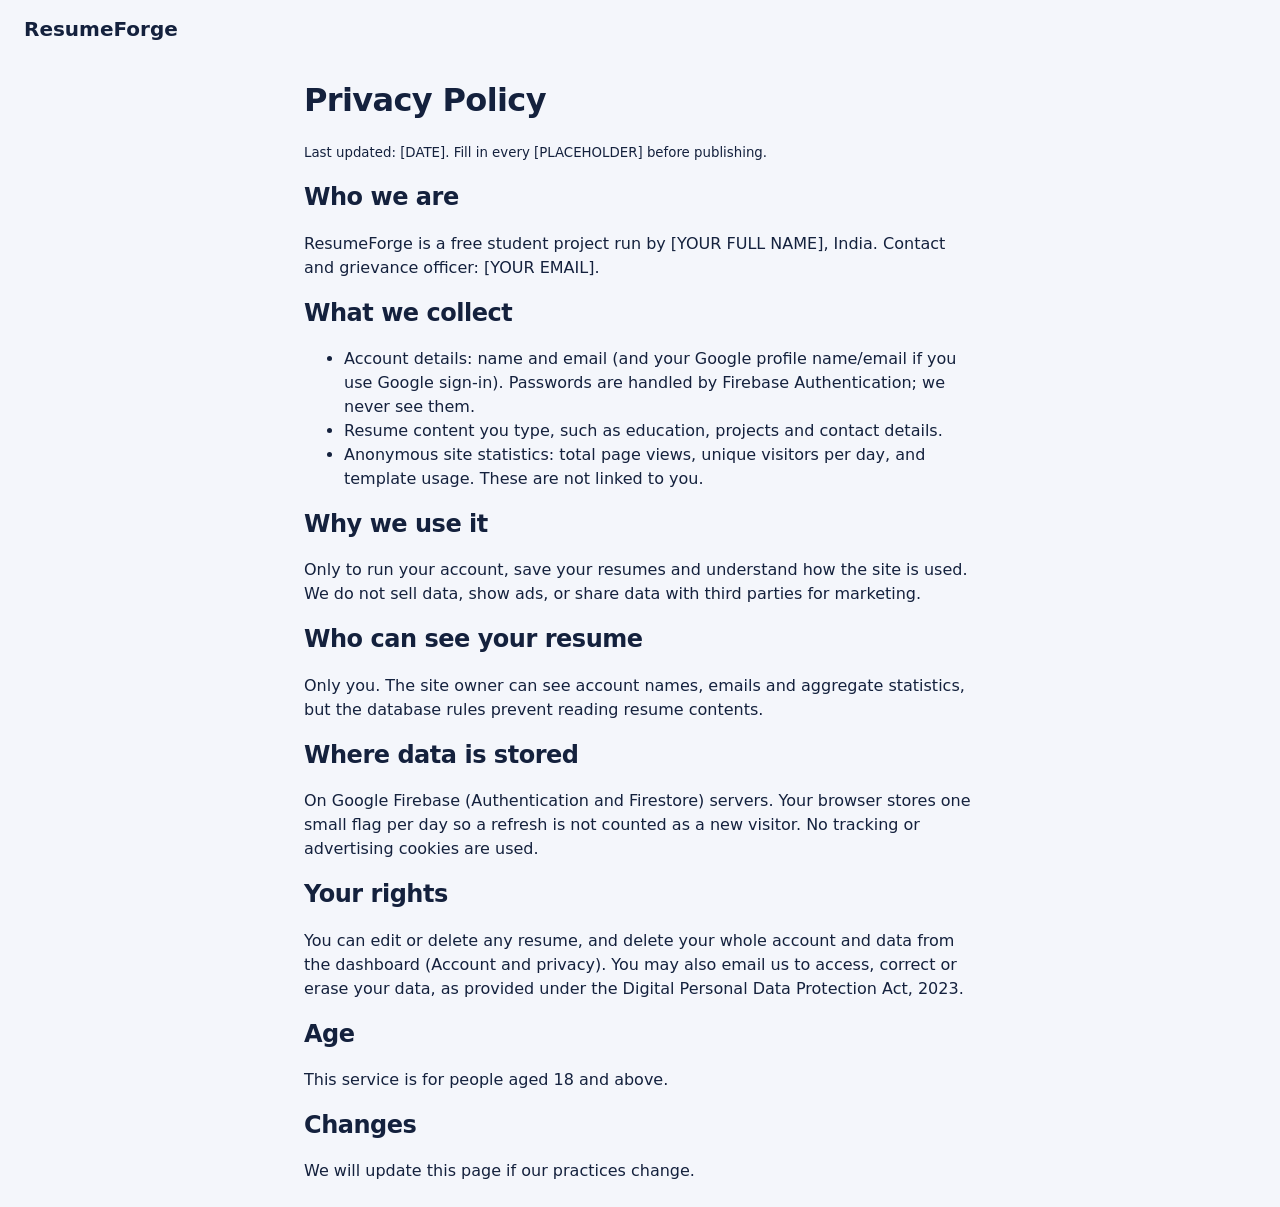
<file: privacy.html>
<!DOCTYPE html><html lang="en"><head><meta charset="utf-8"><meta name="viewport" content="width=device-width,initial-scale=1"><title>Privacy Policy – ResumeForge</title><link rel="stylesheet" href="style.css"></head><body>
<header class="top"><a class="logo" href="./">ResumeForge</a></header><main class="wrap" style="max-width:720px">
<h1>Privacy Policy</h1><p><small>Last updated: [DATE]. Fill in every [PLACEHOLDER] before publishing.</small></p>

<h2>Who we are</h2><p>ResumeForge is a free student project run by [YOUR FULL NAME], India. Contact and grievance officer: [YOUR EMAIL].</p>
<h2>What we collect</h2><ul><li>Account details: name and email (and your Google profile name/email if you use Google sign-in). Passwords are handled by Firebase Authentication; we never see them.</li><li>Resume content you type, such as education, projects and contact details.</li><li>Anonymous site statistics: total page views, unique visitors per day, and template usage. These are not linked to you.</li></ul>
<h2>Why we use it</h2><p>Only to run your account, save your resumes and understand how the site is used. We do not sell data, show ads, or share data with third parties for marketing.</p>
<h2>Who can see your resume</h2><p>Only you. The site owner can see account names, emails and aggregate statistics, but the database rules prevent reading resume contents.</p>
<h2>Where data is stored</h2><p>On Google Firebase (Authentication and Firestore) servers. Your browser stores one small flag per day so a refresh is not counted as a new visitor. No tracking or advertising cookies are used.</p>
<h2>Your rights</h2><p>You can edit or delete any resume, and delete your whole account and data from the dashboard (Account and privacy). You may also email us to access, correct or erase your data, as provided under the Digital Personal Data Protection Act, 2023.</p>
<h2>Age</h2><p>This service is for people aged 18 and above.</p>
<h2>Changes</h2><p>We will update this page if our practices change.</p></main></body></html>
</file>
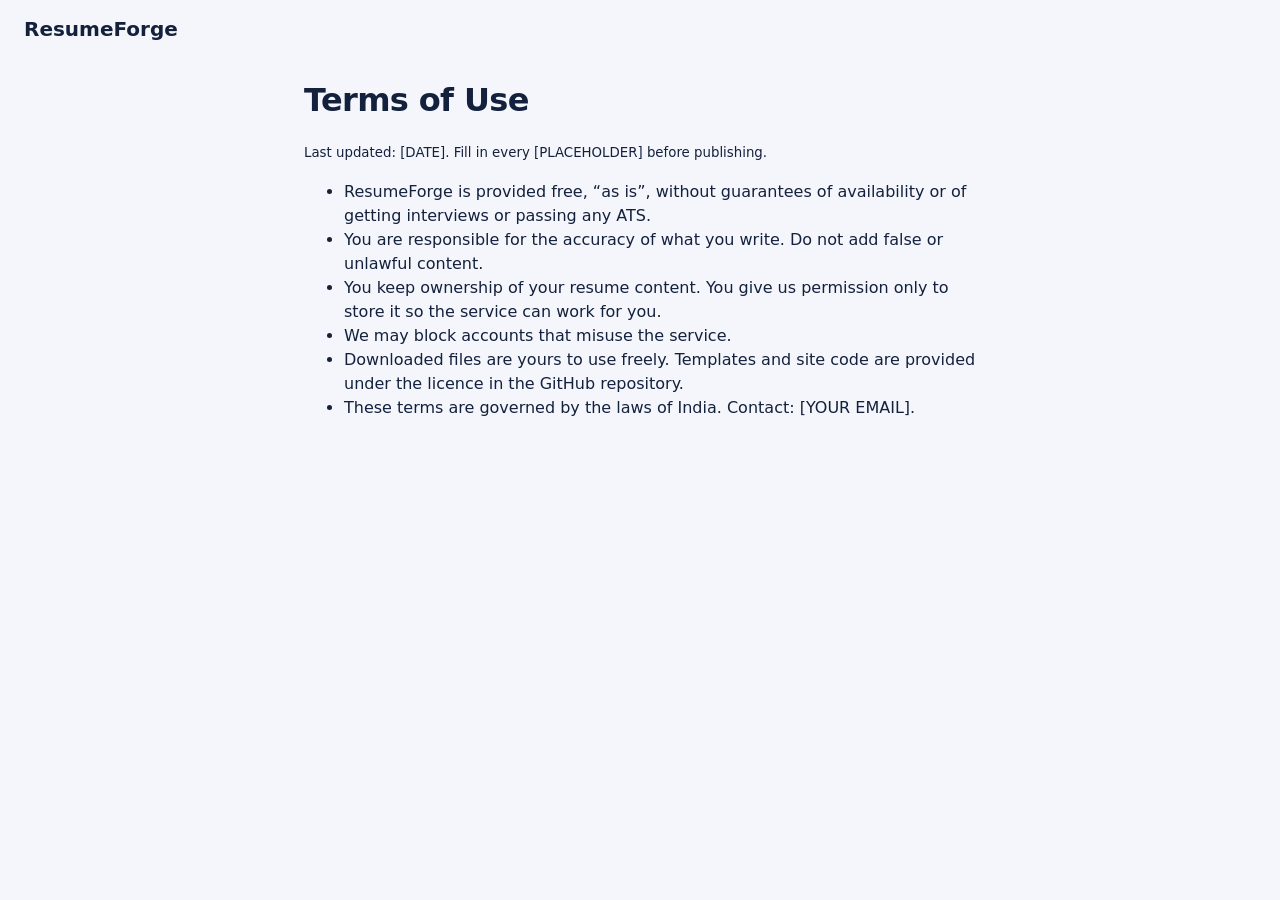
<file: terms.html>
<!DOCTYPE html><html lang="en"><head><meta charset="utf-8"><meta name="viewport" content="width=device-width,initial-scale=1"><title>Terms of Use – ResumeForge</title><link rel="stylesheet" href="style.css"></head><body>
<header class="top"><a class="logo" href="./">ResumeForge</a></header><main class="wrap" style="max-width:720px">
<h1>Terms of Use</h1><p><small>Last updated: [DATE]. Fill in every [PLACEHOLDER] before publishing.</small></p>

<ul><li>ResumeForge is provided free, “as is”, without guarantees of availability or of getting interviews or passing any ATS.</li>
<li>You are responsible for the accuracy of what you write. Do not add false or unlawful content.</li>
<li>You keep ownership of your resume content. You give us permission only to store it so the service can work for you.</li>
<li>We may block accounts that misuse the service.</li>
<li>Downloaded files are yours to use freely. Templates and site code are provided under the licence in the GitHub repository.</li>
<li>These terms are governed by the laws of India. Contact: [YOUR EMAIL].</li></ul></main></body></html>
</file>
<file: style.css>
:root{--bg:#f4f6fb;--ink:#14213d;--mut:#5b6785;--acc:#2b59ff;--ok:#0f9d73;--card:#fff;--ln:#dfe4f0}
*{box-sizing:border-box}body{margin:0;font:16px/1.5 system-ui,Segoe UI,Roboto,sans-serif;background:var(--bg);color:var(--ink)}
a{color:var(--acc)}h1,h2{line-height:1.15;letter-spacing:-.02em}
.top,footer{display:flex;gap:16px;align-items:center;justify-content:space-between;padding:14px 24px;flex-wrap:wrap}
footer{justify-content:center;color:var(--mut);font-size:14px;margin-top:40px}
.logo{font-weight:800;font-size:20px;text-decoration:none;color:var(--ink)}
nav{display:flex;gap:10px}
button{font:inherit;font-weight:600;border:0;border-radius:8px;padding:9px 16px;background:var(--acc);color:#fff;cursor:pointer}
button.alt{background:#fff;color:var(--ink);border:1px solid var(--ln)}button.red{background:#d64545}
button:focus-visible,input:focus-visible,textarea:focus-visible{outline:3px solid #9db4ff;outline-offset:2px}
input,textarea{font:inherit;width:100%;padding:9px 11px;border:1px solid var(--ln);border-radius:8px;background:#fff;margin:4px 0 10px}
textarea{min-height:76px;resize:vertical}
.hero{max-width:760px;margin:56px auto 24px;padding:0 24px;text-align:center}.hero h1{font-size:clamp(32px,6vw,52px);margin:0 0 12px}
.hero p{color:var(--mut);font-size:18px}
.card{max-width:400px;margin:0 auto;background:var(--card);padding:24px;border-radius:12px;border:1px solid var(--ln)}
.card h2{margin-top:0}.card .chk{display:flex;gap:8px;font-size:13px;color:var(--mut)}.card .chk input{width:auto;margin:3px 0}
.card button{width:100%;margin-top:6px}.msg{color:#d64545;min-height:20px;font-size:14px}
.wrap{max-width:900px;margin:24px auto;padding:0 24px}.row{display:flex;gap:10px;align-items:center;flex-wrap:wrap;margin:12px 0}
.cards{display:grid;gap:12px;grid-template-columns:repeat(auto-fill,minmax(250px,1fr))}
.item{background:#fff;border:1px solid var(--ln);border-radius:10px;padding:16px}.item small{color:var(--mut)}
.danger{margin-top:40px;color:var(--mut)}
table{width:100%;border-collapse:collapse;background:#fff}td,th{padding:8px 10px;border-bottom:1px solid var(--ln);text-align:left;font-size:14px}
.stats{display:grid;gap:12px;grid-template-columns:repeat(auto-fit,minmax(140px,1fr))}.stat{background:#fff;border:1px solid var(--ln);padding:14px;border-radius:10px}.stat b{display:block;font-size:28px}
.grid{display:grid;grid-template-columns:minmax(300px,420px) 1fr;gap:20px;padding:20px;align-items:start}
@media(max-width:900px){.grid{grid-template-columns:1fr}}
.panel label{font-weight:600;font-size:14px}.tip{display:block;font-size:12.5px;color:var(--ok);margin:-6px 0 10px}
.tpls{display:flex;gap:6px;flex-wrap:wrap;margin:10px 0}.tp{background:#fff;color:var(--ink);border:1px solid var(--ln);padding:6px 10px;font-size:13px}.tp.on{border-color:var(--acc);background:#eaf0ff}
.paper{background:#fff;padding:36px 40px;min-height:600px;border:1px solid var(--ln);box-shadow:0 2px 12px #14213d14;font-size:13px;line-height:1.45}
.paper h1{margin:0;font-size:26px}.paper h3{margin:14px 0 4px;font-size:13px;border-bottom:1px solid #999;padding-bottom:2px}
.paper p{margin:3px 0}.paper ul{margin:3px 0;padding-left:18px}.paper .ct{color:#444}
.paper.classic{font-family:Georgia,serif}.paper.classic h1,.paper.classic h3{text-align:center}
.paper.compact{font-size:12px;line-height:1.3;padding:26px 30px}.paper.compact h1{font-size:22px}
.paper.modern h1{color:var(--acc)}.paper.modern h3{border-bottom:2px solid var(--acc);color:var(--acc)}
.paper.bold{border-top:14px solid var(--ink)}.paper.bold h1{font-size:32px;text-transform:uppercase}.paper.bold h3{background:var(--ink);color:#fff;padding:3px 8px;border:0}
@media print{header,footer,.panel,.hero{display:none!important}.grid{display:block;padding:0}.paper{border:0;box-shadow:none;min-height:0}body{background:#fff}}

/* ===== landing page ===== */
.land{position:relative;overflow:hidden;padding-bottom:20px}
.blob{position:absolute;border-radius:50%;filter:blur(70px);opacity:.45;z-index:0;animation:fl 14s ease-in-out infinite}
.b1{width:420px;height:420px;background:#7c9bff;top:-80px;left:-100px}.b2{width:360px;height:360px;background:#ff8f7a;top:120px;right:-80px;animation-delay:-5s}.b3{width:300px;height:300px;background:#5fe3c0;top:700px;left:30%;animation-delay:-9s}
@keyframes fl{50%{transform:translate(40px,-30px) scale(1.12)}}
.land>section,.mq{position:relative;z-index:1}
.hero2{display:grid;grid-template-columns:1.1fr 1fr;gap:40px;align-items:center;max-width:1100px;margin:0 auto;padding:48px 24px 40px}
@media(max-width:860px){.hero2{grid-template-columns:1fr}}
.pill{display:inline-block;background:#fff;border:1px solid var(--ln);border-radius:99px;padding:5px 14px;font-size:14px;font-weight:600;margin-bottom:16px}
.hero2 h1{font-size:clamp(34px,5.5vw,58px);margin:0 0 16px;font-weight:800}
.hero2 p{font-size:18px;color:var(--mut);max-width:520px}
button.big{padding:14px 26px;font-size:17px;box-shadow:0 8px 24px #2b59ff40;transition:transform .2s,box-shadow .2s}
button.big:hover{transform:translateY(-3px);box-shadow:0 12px 28px #2b59ff55}button.alt.big{box-shadow:none}
.stage{position:relative;transform:rotate(2deg);animation:bob 6s ease-in-out infinite}
@keyframes bob{50%{transform:rotate(2deg) translateY(-12px)}}
.demo{min-height:360px;font-size:12px;box-shadow:0 20px 50px #14213d30}
.demo>:last-child::after{content:"|";color:var(--acc);animation:bl 1s steps(1) infinite}@keyframes bl{50%{opacity:0}}
.dlab{text-align:center;margin-top:10px;font-weight:600;font-size:14px;color:var(--mut)}
.chip{position:absolute;z-index:2;background:#fff;border:1px solid var(--ln);border-radius:99px;padding:6px 14px;font-size:13px;font-weight:700;box-shadow:0 6px 18px #14213d22;animation:bob 5s ease-in-out infinite}
.c1{top:-14px;left:-20px;color:var(--ok)}.c2{top:46%;right:-24px;animation-delay:-2s}.c3{bottom:34px;left:-26px;color:var(--acc);animation-delay:-3.5s}
.mq{overflow:hidden;background:var(--ink);color:#fff;padding:14px 0;transform:rotate(-1deg);margin:20px -10px}
.mt{display:flex;gap:36px;width:max-content;animation:mq 28s linear infinite}.mt span{font-weight:700;font-size:18px;white-space:nowrap}
@keyframes mq{to{transform:translateX(-50%)}}
.sec{max-width:1000px;margin:0 auto;padding:56px 24px;text-align:center}.sec>h2{font-size:clamp(26px,4vw,38px);margin:0 0 32px}
.fg{display:grid;gap:16px;grid-template-columns:repeat(auto-fit,minmax(260px,1fr));text-align:left}
.fc{background:#fff;border:1px solid var(--ln);border-radius:16px;padding:22px;transition:transform .25s,box-shadow .25s,border-color .25s}
.fc:hover{transform:translateY(-6px) rotate(-1deg);box-shadow:0 16px 34px #14213d1f;border-color:var(--acc)}
.fc b{font-size:30px}.fc h3{margin:10px 0 4px}.fc p{margin:0;color:var(--mut)}
.steps{display:grid;gap:20px;grid-template-columns:repeat(auto-fit,minmax(220px,1fr))}
.st span{display:grid;place-items:center;width:52px;height:52px;margin:0 auto 12px;border-radius:50%;background:var(--acc);color:#fff;font-weight:800;font-size:22px;box-shadow:0 0 0 8px #2b59ff1f}
.st p{color:var(--mut)}
.rv{opacity:0;transform:translateY(26px);transition:opacity .7s var(--d,0s),transform .7s var(--d,0s)}.rv.in{opacity:1;transform:none}
#join .card{box-shadow:0 20px 50px #14213d1f;text-align:left}
@media(prefers-reduced-motion:reduce){*{animation:none!important;transition:none!important}.rv{opacity:1;transform:none}}

/* ===== dashboard ===== */
.dash{max-width:1100px}
.banner{display:flex;justify-content:space-between;align-items:center;gap:20px;flex-wrap:wrap;padding:30px;border-radius:20px;color:#fff;background:linear-gradient(120deg,#14213d,#2b59ff 70%,#7c5cff);position:relative;overflow:hidden;margin-bottom:20px}
.banner::after{content:"";position:absolute;right:-60px;top:-80px;width:260px;height:260px;border-radius:50%;background:#ffffff1a;animation:fl 12s ease-in-out infinite}
.banner h2{margin:0 0 6px;font-size:clamp(24px,4vw,34px)}.banner p{margin:0;opacity:.85;max-width:520px}.banner .row{position:relative;z-index:1}
.banner button.alt{background:#ffffff26;color:#fff;border-color:#ffffff55}
.dash h3{margin:28px 0 12px}
.rcard{background:#fff;border:1px solid var(--ln);border-radius:16px;overflow:hidden;transition:transform .25s,box-shadow .25s}
.rcard:hover{transform:translateY(-5px);box-shadow:0 16px 34px #14213d1f}
.thumb{height:210px;overflow:hidden;background:#eef1f8;pointer-events:none}
.thumb .paper{width:430px;transform:scale(.62);transform-origin:top left;min-height:0;border:0;box-shadow:none}
.rb{padding:14px 16px}.rb small{display:block;color:var(--mut);margin:2px 0 8px;text-transform:capitalize}.rb .row button{padding:6px 12px;font-size:14px}
.bar{height:8px;background:#e6eaf5;border-radius:9px;overflow:hidden}.bar i{display:block;height:100%;width:0;background:linear-gradient(90deg,var(--acc),var(--ok));transition:width .5s}
#pt{display:block;color:var(--mut);margin:4px 0 12px;font-size:13px}
.newc{min-height:300px;background:transparent;color:var(--acc);border:2px dashed #9db4ff;border-radius:16px;font-size:16px;display:grid;place-content:center;gap:6px;text-align:center;transition:background .2s}
.newc:hover{background:#eaf0ff}.newc span{font-size:44px;line-height:1}

/* ===== wizard ===== */
.wiz{max-width:640px;margin:30px auto;padding:0 24px}.wiz h2{font-size:clamp(24px,4vw,32px);margin:10px 0 4px}.wiz label{font-weight:600;display:block;margin-top:12px}.sub{color:var(--mut)}
.pp{display:flex;gap:10px;flex-wrap:wrap;margin:14px 0}.pc{display:inline-flex;gap:8px;align-items:center;background:#fff;color:var(--ink);border:2px solid var(--ln);border-radius:12px;padding:10px 16px}.pc.on{border-color:var(--acc);background:#eaf0ff}.pc button{padding:3px 9px;font-size:13px}
.jdbox{background:#fff;border:1px solid var(--ln);border-radius:14px;padding:18px;margin:14px 0}.jdbox p{color:var(--mut)}.ring{font-weight:700;color:var(--acc);margin:8px 0}
.kw{display:flex;gap:6px;flex-wrap:wrap;margin:10px 0}.k{padding:4px 12px;border-radius:99px;font-size:13px;font-weight:600}.k.ok{background:#d9f7ec;color:#0a7a58}.k.no{background:#ffe6d8;color:#b5470f}
.jdb{background:#eaf0ff;border-radius:10px;padding:8px 12px;font-size:13px;font-weight:600;margin:10px 0}

.vc{display:inline-flex;align-items:center;gap:10px;margin-top:20px;background:#fff;border:1px solid var(--ln);border-radius:99px;padding:8px 18px;font-weight:600;font-size:14px;box-shadow:0 6px 18px #14213d14}
.vc i{width:10px;height:10px;border-radius:50%;background:var(--ok);box-shadow:0 0 0 0 #0f9d7388;animation:pl 2s infinite}
@keyframes pl{70%{box-shadow:0 0 0 10px #0f9d7300}100%{box-shadow:0 0 0 0 #0f9d7300}}
</file>
